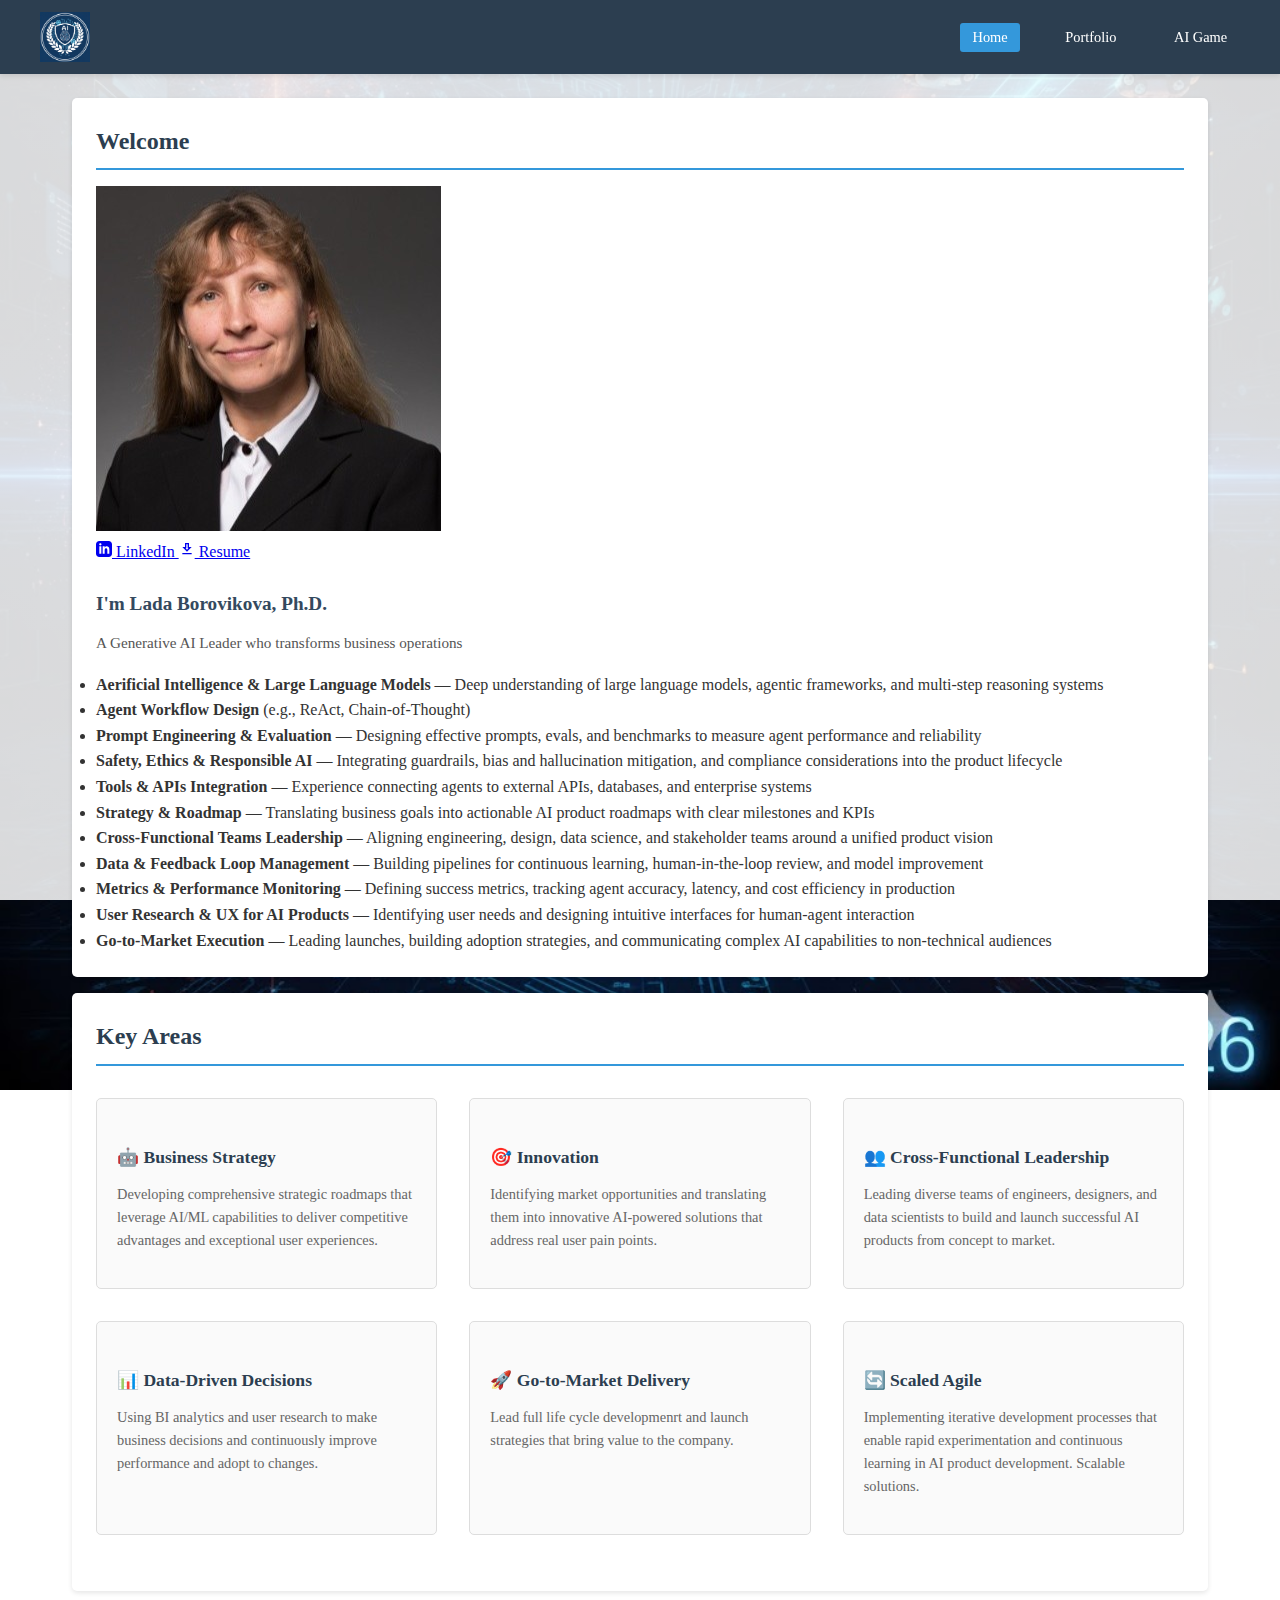
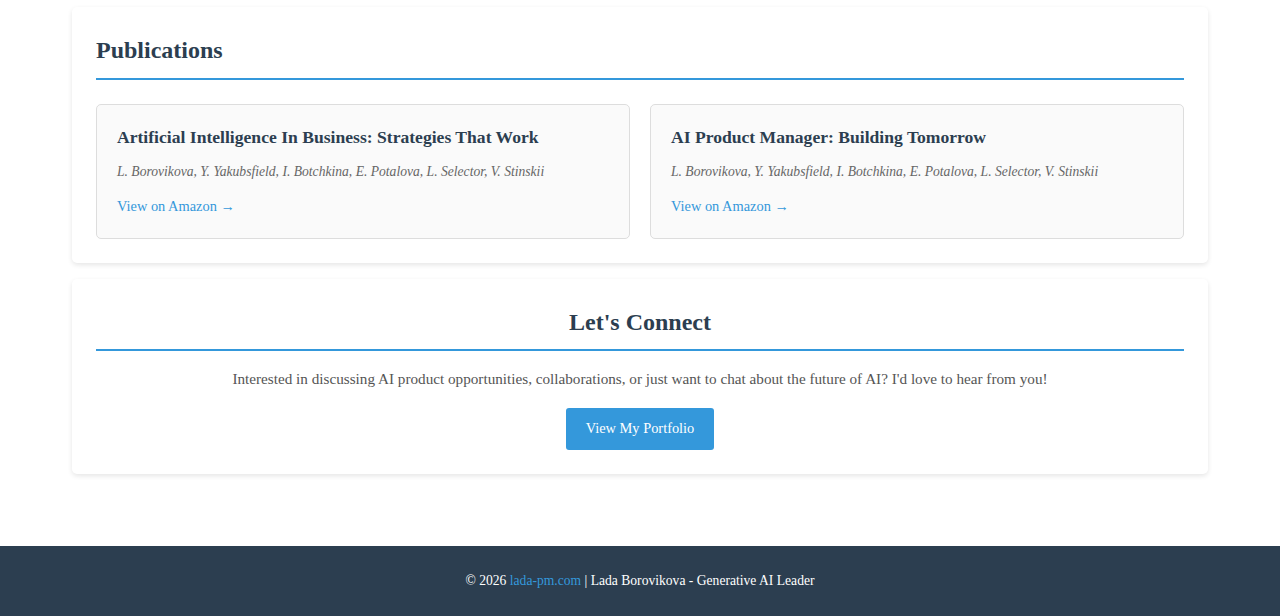
<file: website/index.html>
<!DOCTYPE html>
<html lang="en">
<head>
    <meta charset="UTF-8">
    <meta name="viewport" content="width=device-width, initial-scale=1.0">
    <meta name="description" content="Lada Borovikova - AI Product/Program Manager with expertise in ML, product strategy, and innovation">
    <title>Lada Borovikova - AI Product/Program Manager</title>
    <link rel="stylesheet" href="styles.css">
</head>
<body>
    <!-- Navigation -->
    <nav>
        <div class="nav-container">
            <a href="index.html" class="logo">
                <img src="images/ailogo.jpg" alt="Lada Borovikova Logo" style="height: 50px; vertical-align: middle;">
            </a>
            <div class="hamburger" id="hamburger">
                <span></span>
                <span></span>
                <span></span>
            </div>
            <ul class="nav-menu" id="navMenu">
                <li><a href="index.html" class="active">Home</a></li>
                <li><a href="portfolio.html">Portfolio</a></li>
                <li><a href="game/index.html">AI Game</a></li>
            </ul>
        </div>
    </nav>

    <!-- Main Content -->
    <div class="container">
        <!-- Background Section with Profile -->
        <section class="content-section fade-in">
            <h2>Welcome</h2>

            <!-- Compact Profile Section -->
            <div class="profile-section-compact">
                <img src="images/profile.jpg" alt="Lada Borovikova" class="profile-image-compact">
                <!-- <p class="profile-name">Lada Borovikova, Ph.D.</p>-->
                <div class="profile-buttons">
                    <a href="https://linkedin.com/in/lada-pm" target="_blank" rel="noopener noreferrer" class="profile-btn">
                        <svg xmlns="http://www.w3.org/2000/svg" width="16" height="16" viewBox="0 0 24 24" fill="currentColor">
                            <path d="M19 0h-14c-2.761 0-5 2.239-5 5v14c0 2.761 2.239 5 5 5h14c2.762 0 5-2.239 5-5v-14c0-2.761-2.238-5-5-5zm-11 19h-3v-11h3v11zm-1.5-12.268c-.966 0-1.75-.79-1.75-1.764s.784-1.764 1.75-1.764 1.75.79 1.75 1.764-.783 1.764-1.75 1.764zm13.5 12.268h-3v-5.604c0-3.368-4-3.113-4 0v5.604h-3v-11h3v1.765c1.396-2.586 7-2.777 7 2.476v6.759z"/>
                        </svg>
                        LinkedIn
                    </a>
                    <a href="files/Resume_Lada_Borovikova.docx" download class="profile-btn">
                        <svg xmlns="http://www.w3.org/2000/svg" width="16" height="16" viewBox="0 0 24 24" fill="currentColor">
                            <path d="M19 9h-4V3H9v6H5l7 7 7-7zm-8 2V5h2v6h1.17L12 13.17 9.83 11H11zm-6 7h14v2H5v-2z"/>
                        </svg>
                        Resume
                    </a>
                </div>
            </div>
            <div class="welcome-content">
                <h3>I'm Lada Borovikova, Ph.D.</h3>
                <p>A Generative AI Leader who transforms business operations</p>
                <ul class="skills-bullet-list">
                    <li><strong>Aerificial Intelligence & Large Language Models</strong> — Deep understanding of large language models, agentic frameworks, and multi-step reasoning systems</li>
                    <li><strong>Agent Workflow Design</strong> (e.g., ReAct, Chain-of-Thought)</li>
                    <li><strong>Prompt Engineering & Evaluation</strong> — Designing effective prompts, evals, and benchmarks to measure agent performance and reliability</li>
                    <li><strong>Safety, Ethics & Responsible AI</strong> — Integrating guardrails, bias and hallucination mitigation, and compliance considerations into the product lifecycle</li>
                    <li><strong>Tools & APIs Integration</strong> — Experience connecting agents to external APIs, databases, and enterprise systems</li>
                    <li><strong>Strategy & Roadmap</strong> — Translating business goals into actionable AI product roadmaps with clear milestones and KPIs</li>
                    <li><strong>Cross-Functional Teams Leadership</strong> — Aligning engineering, design, data science, and stakeholder teams around a unified product vision</li>
                    <li><strong>Data & Feedback Loop Management</strong> — Building pipelines for continuous learning, human-in-the-loop review, and model improvement</li>
                    <li><strong>Metrics & Performance Monitoring</strong> — Defining success metrics, tracking agent accuracy, latency, and cost efficiency in production</li>
                    <li><strong>User Research & UX for AI Products</strong> — Identifying user needs and designing intuitive interfaces for human-agent interaction</li>
                   
                    <li><strong>Go-to-Market Execution</strong> — Leading launches, building adoption strategies, and communicating complex AI capabilities to non-technical audiences</li>
                   
                </ul>

                <!--
                <h3>99.9% Customer Satisfaction</h3>
                <p>Customer collaboration over contract negotiation</p>

                <h3>Large Language Models:</h3>
                <p>ChatGPT | Anthropic Claude | Google Gemini | MS Copilot | Perplexity | Ollama</p>

                <h3>40-60% Return On Investment</h3>
                <p>Measurable outcomes in 4-6 months and increased efficiency</p>
               --> 
            </div>

       
            
            <!--
            <p>
                My journey into machine learnong (ML) and artificial intelligence (AI) started from neuroscience. I was passioned about how brains and neural system works. With development of neural networks and deep learning, AI technologies became available for people and companies. My IT management experience began with a fascination for how technology
                can augment human capabilities. With a background in both computer science and business, I found my calling at the intersection of artificial intelligence and product
                development.
            </p>
            <p>
                Over the years, I've had the privilege of working with innovative companies and talented
                teams to build products that have impacted millions of users. From chip development projects to conversational AI agents and
                predictive analytics, computer vision to natural language processing, I've explored
                diverse different domains and learned that the key to successful AI products lies not just in
                the technology, but in deeply understanding user needs and business objectives.
            </p>
            <p>
                Today, I focus on helping organizations navigate the complex landscape of AI product
                development, ensuring that AI solutions are not only technically sound but also ethically
                responsible, user-friendly, and commercially viable.
            </p>
            -->
            <div style="clear: both;"></div>
        </section>

        <!-- Key Areas-->
        <section class="content-section fade-in">
            <h2>Key Areas</h2>
            <div class="grid">
                <div class="card">
                    <h3>🤖 Business Strategy</h3>
                    <p>
                        Developing comprehensive strategic roadmaps that leverage AI/ML capabilities
                        to deliver competitive advantages and exceptional user experiences.

                    </p>
                </div>
                <div class="card">
                    <h3>🎯 Innovation</h3>
                    <p>
                        Identifying market opportunities and translating them into innovative
                        AI-powered solutions that address real user pain points.
                    </p>
                </div>
                <div class="card">
                    <h3>👥 Cross-Functional Leadership</h3>
                    <p>
                        Leading diverse teams of engineers, designers, and data scientists to
                        build and launch successful AI products from concept to market.
                    </p>
                </div>
                <div class="card">
                    <h3>📊 Data-Driven Decisions</h3>
                    <p>
                        Using BI analytics and user research to make business decisions and
                        continuously improve performance and adopt to changes.
                    </p>
                </div>
                <div class="card">
                    <h3>🚀 Go-to-Market Delivery</h3>
                    <p>
                        Lead full life cycle developmenrt and launch strategies that bring value to the company.
                    </p>
                </div>
                <div class="card">
                    <h3>🔄 Scaled Agile</h3>
                    <p>
                        Implementing iterative development processes that enable rapid
                        experimentation and continuous learning in AI product development.
                        Scalable solutions.
                    </p>
                </div>
            </div>
        </section>
        

        <!-- Expertise Section -->
        <!-- 
        <section class="content-section fade-in">
            <h2>Areas of Expertise</h2>
       
            <h3>Business Strategy, Artificial Intelligence & Machine Learning</h3>
            <p>
                In today's rapidly evolving business landscape, competitive advantage belongs to those who can harness the power of data intelligently. I specialize in bridging the gap between advanced AI and machine learning capabilities and real-world business strategy — translating complex models and algorithms into clear, actionable decisions that drive growth, reduce risk, and unlock new opportunities. Whether it's building predictive frameworks to anticipate market shifts, designing intelligent automation pipelines to streamline operations, or developing data-driven strategies that align with your organizational goals, my approach combines deep technical expertise with sharp business acumen. The result: AI and ML solutions that don't just impress on paper, but deliver measurable, lasting impact.
            </p>

            <h3>Product Management</h3>
            <p>
                End-to-end product lifecycle management from ideation to launch and beyond. Expert in
                product strategy, roadmap planning, feature prioritization, and stakeholder management.
                Skilled at balancing technical feasibility, business viability, and user desirability.
            </p>

            <h3>User Research & Design</h3>
            <p>
                Strong advocate for user-centered design in AI products. Experienced in conducting user
                research, creating personas, mapping user journeys, and working closely with UX designers
                to create intuitive AI-powered experiences.
            </p>

            <h3>Data Analytics</h3>
            <p>
                Proficient in using data to drive product decisions. Skilled in defining key metrics,
                conducting A/B tests, analyzing user behavior, and leveraging insights to improve product
                performance and user satisfaction.
            </p>
        </section>
        -->
        <!-- Skills Section -->
        <!--  <section class="content-section fade-in">
            <h2>Skills & Technologies</h2>
            <div class="skills-list">
                <span class="skill-tag">Business Strategy</span>
                <span class="skill-tag">AI/ML Products</span>
                <span class="skill-tag">Vision & Prioritization</span>
                <span class="skill-tag">Program Management</span>
                <span class="skill-tag">Budgeting/ROI</span>
                <span class="skill-tag">FLCD/Resource Planning</span>
                <span class="skill-tag">Generative AI</span>
                <span class="skill-tag">Scrum/Kanban</span>
                <span class="skill-tag">Lean/SAFe</span>
                <span class="skill-tag">Risk Management</span>
                <span class="skill-tag">Data Analytics</span>
                <span class="skill-tag">KPI Metrics & Reporting</span>
                <span class="skill-tag">Roadmap Planning</span>
                <span class="skill-tag">Stakeholder Management</span>
                <span class="skill-tag">Go-to-Market Strategy</span>
                <span class="skill-tag">Collaboration</span>
                <span class="skill-tag">Transparency</span>
                <span class="skill-tag">CI/CD & DevOps</span>
                <span class="skill-tag">Continuous Improvement</span>
                <span class="skill-tag">Customer Satisfaction</span>
            </div>
        </section>-->


        <!-- Publications Section -->
        <section class="content-section fade-in">
            <h2>Publications</h2>
            <div class="publications-grid">
                <div class="publication-card">
                    <h3>Artificial Intelligence In Business: Strategies That Work</h3>
                    <p class="authors">L. Borovikova, Y. Yakubsfield, I. Botchkina, E. Potalova, L. Selector, V. Stinskii</p>
                    <a href="https://amazon.com/dp/B0FKZ3364G" target="_blank" rel="noopener noreferrer" class="publication-link">
                        View on Amazon →
                    </a>
                </div>
                <div class="publication-card">
                    <h3>AI Product Manager: Building Tomorrow</h3>
                    <p class="authors">L. Borovikova, Y. Yakubsfield, I. Botchkina, E. Potalova, L. Selector, V. Stinskii</p>
                    <a href="https://amazon.com/dp/B0FMS9NFK" target="_blank" rel="noopener noreferrer" class="publication-link">
                        View on Amazon →
                    </a>
                </div>
            </div>
        </section>

        <!-- Contact CTA -->
        <section class="content-section fade-in" style="text-align: center;">
            <h2>Let's Connect</h2>
            <p>
                Interested in discussing AI product opportunities, collaborations, or just want to
                chat about the future of AI? I'd love to hear from you!
            </p>
            <div class="button-group">
                <a href="portfolio.html" class="btn">View My Portfolio</a>
            </div>
        </section>
    </div>

    <!-- Footer -->
    <footer>
        <p>&copy; 2026 <a href="http://lada-pm.com">lada-pm.com</a> | Lada Borovikova - Generative AI Leader</p>
    </footer>

    <!-- JavaScript for Navigation -->
    <script>
        // Hamburger menu toggle
        const hamburger = document.getElementById('hamburger');
        const navMenu = document.getElementById('navMenu');

        hamburger.addEventListener('click', () => {
            hamburger.classList.toggle('active');
            navMenu.classList.toggle('active');
        });

        // Close menu when clicking on a link
        const navLinks = document.querySelectorAll('.nav-menu a');
        navLinks.forEach(link => {
            link.addEventListener('click', () => {
                hamburger.classList.remove('active');
                navMenu.classList.remove('active');
            });
        });

        // Close menu when clicking outside
        document.addEventListener('click', (event) => {
            const isClickInsideNav = navMenu.contains(event.target) || hamburger.contains(event.target);
            if (!isClickInsideNav && navMenu.classList.contains('active')) {
                hamburger.classList.remove('active');
                navMenu.classList.remove('active');
            }
        });
    </script>
</body>
</html>
</file>
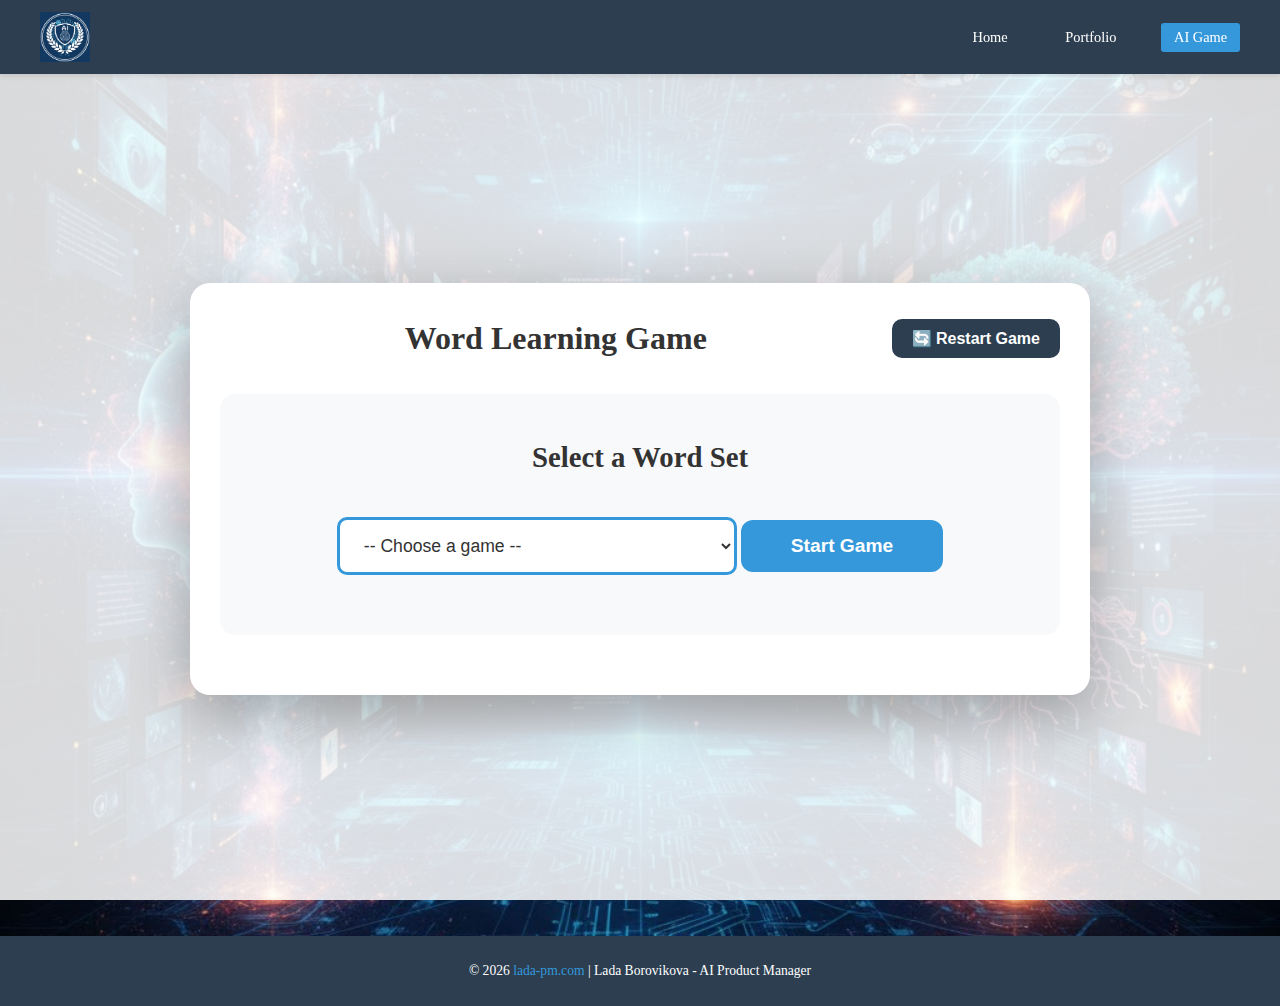
<file: website/game/index.html>
<!DOCTYPE html>
<html lang="en">
<head>
    <meta charset="UTF-8">
    <meta name="viewport" content="width=device-width, initial-scale=1.0">
    <title>Word Learning Game</title>
    <link rel="stylesheet" href="../styles.css">
    <link rel="stylesheet" href="styles.css">
    <style>
        /* Override game styles for proper layout with navigation */
        body {
            display: block !important;
            padding: 0 !important;
            min-height: 100vh;
        }
        
        .game-wrapper {
            display: flex;
            justify-content: center;
            align-items: center;
            min-height: calc(100vh - 70px);
            padding: 20px;
        }

        /* Word button row with speaker icon */
        .word-btn-row {
            display: flex;
            align-items: stretch;
            gap: 6px;
        }

        .speak-btn {
            background: rgba(255, 255, 255, 0.15);
            border: none;
            color: white;
            font-size: 1.1em;
            cursor: pointer;
            padding: 0 10px;
            border-radius: 8px;
            transition: all 0.2s ease;
            display: flex;
            align-items: center;
            justify-content: center;
            flex-shrink: 0;
        }

        .speak-btn:hover {
            background: rgba(255, 255, 255, 0.3);
            transform: scale(1.1);
        }

        .speak-btn.speaking {
            animation: pulse-speak 0.8s ease-in-out infinite;
        }

        @keyframes pulse-speak {
            0%, 100% { transform: scale(1); }
            50% { transform: scale(1.2); }
        }

        .keys-column .speak-btn {
            background: rgba(0, 0, 0, 0.15);
        }
        .keys-column .speak-btn:hover {
            background: rgba(0, 0, 0, 0.25);
        }

        .values-column .speak-btn {
            background: rgba(0, 0, 0, 0.15);
        }
        .values-column .speak-btn:hover {
            background: rgba(0, 0, 0, 0.25);
        }

        /* Make word buttons grow to fill remaining space */
        .word-btn-row .word-btn {
            flex: 1;
            min-width: 0;
        }
    </style>
</head>
<body>
    <!-- Navigation -->
    <nav>
        <div class="nav-container">
            <a href="../index.html" class="logo">
                <img src="../images/ailogo.jpg" alt="Lada Borovikova Logo" style="height: 50px; vertical-align: middle;">
            </a>
            <div class="hamburger" id="hamburger">
                <span></span>
                <span></span>
                <span></span>
            </div>
            <ul class="nav-menu" id="navMenu">
                <li><a href="../index.html">Home</a></li>
                <li><a href="../portfolio.html">Portfolio</a></li>
                <li><a href="index.html" class="active">AI Game</a></li>
            </ul>
        </div>
    </nav>

    <div class="game-wrapper">
        <div class="container">
            <header>
            <h1>Word Learning Game</h1>
            <div class="controls">
                <button id="restartBtn" class="restart-btn">🔄 Restart Game</button>
            </div>
        </header>

        <div id="fileSelector" class="file-selector">
            <h2>Select a Word Set</h2>
            <select id="gameFileSelect" class="file-select">
                <option value="">-- Choose a game --</option>
                <option value="games/ai-terms.json">AI Terms & Definitions</option>
                <option value="games/statistics-terms.json">Statistics Terms & Definitions</option>
            </select>
            <button id="startGameBtn" class="start-btn">Start Game</button>
        </div>

        <div id="gameContainer" class="hidden">
            <div class="stats">
                <div class="stat-item">
                    <span class="stat-label">Level:</span>
                    <span id="level" class="stat-value">1</span>
                </div>
                <div class="stat-item">
                    <span class="stat-label">Correct:</span>
                    <span id="correct" class="stat-value">0</span>
                </div>
                <div class="stat-item">
                    <span class="stat-label">Incorrect:</span>
                    <span id="incorrect" class="stat-value">0</span>
                </div>
                <div class="stat-item">
                    <span class="stat-label">Accuracy:</span>
                    <span id="accuracy" class="stat-value">0%</span>
                </div>
            </div>

            <div id="message" class="message"></div>

            <div class="game-board">
                <div id="keysColumn" class="column keys-column"></div>
                <div id="valuesColumn" class="column values-column"></div>
            </div>

            <div id="gameOver" class="game-over hidden">
                <h2>🎉 Congratulations!</h2>
                <p>You've completed all words!</p>
                <button id="playAgainBtn" class="play-again-btn">Play Again</button>
            </div>
        </div>
        </div>
    </div>

    <script>
        // Text-to-Speech using Web Speech API (works on all modern browsers)
        function speak(text) {
            speechSynthesis.cancel(); // Stop any current speech
            const utterance = new SpeechSynthesisUtterance(text);
            utterance.lang = 'en-US';
            utterance.rate = 0.9; // Slightly slower for learning
            
            // Find the speak button that triggered this and animate it
            const speakBtns = document.querySelectorAll('.speak-btn');
            utterance.onstart = () => {
                speakBtns.forEach(btn => {
                    if (btn.dataset.text === text) btn.classList.add('speaking');
                });
            };
            utterance.onend = () => {
                speakBtns.forEach(btn => btn.classList.remove('speaking'));
            };
            utterance.onerror = () => {
                speakBtns.forEach(btn => btn.classList.remove('speaking'));
            };
            
            speechSynthesis.speak(utterance);
        }

        class WordGame {
            constructor() {
                this.allWords = {};
                this.newPool = [];
                this.correctPool = [];
                this.incorrectPool = [];
                this.currentPairs = [];
                this.selectedKey = null;
                this.selectedValue = null;
                this.level = 1;
                this.correctCount = 0;
                this.incorrectCount = 0;
                this.currentFile = null;
                this.init();
            }

            init() {
                this.setupEventListeners();
                this.showFileSelector();
            }

            showFileSelector() {
                document.getElementById('fileSelector').classList.remove('hidden');
                document.getElementById('gameContainer').classList.add('hidden');
            }

            hideFileSelector() {
                document.getElementById('fileSelector').classList.add('hidden');
                document.getElementById('gameContainer').classList.remove('hidden');
            }

            async loadWords(filePath) {
                try {
                    const response = await fetch(filePath);
                    this.allWords = await response.json();
                    this.newPool = Object.keys(this.allWords);
                    this.currentFile = filePath;
                    console.log(`Loaded ${this.newPool.length} words from ${filePath}`);
                } catch (error) {
                    console.error('Error loading words:', error);
                    this.showMessage('Error loading word file. Please try again.', 'error');
                }
            }

            setupEventListeners() {
                document.getElementById('startGameBtn').addEventListener('click', () => this.startGame());
                document.getElementById('restartBtn').addEventListener('click', () => this.restart());
                document.getElementById('playAgainBtn').addEventListener('click', () => this.restart());
            }

            async startGame() {
                const fileSelect = document.getElementById('gameFileSelect');
                const selectedFile = fileSelect.value;
                
                if (!selectedFile) {
                    alert('Please select a word set first!');
                    return;
                }

                await this.loadWords(selectedFile);
                this.hideFileSelector();
                this.startNewLevel();
            }

            selectKeysForLevel() {
                const selected = [];
                const numToSelect = 4;

                // First, try to get 1 from incorrect pool
                if (this.incorrectPool.length > 0) {
                    const randomIndex = Math.floor(Math.random() * this.incorrectPool.length);
                    selected.push(this.incorrectPool[randomIndex]);
                }

                // Then fill with new words (up to 3 or whatever is needed)
                const remaining = numToSelect - selected.length;
                for (let i = 0; i < remaining && this.newPool.length > 0; i++) {
                    const randomIndex = Math.floor(Math.random() * this.newPool.length);
                    selected.push(this.newPool.splice(randomIndex, 1)[0]);
                }

                // If we still need more (not enough new words), take from incorrect pool
                while (selected.length < numToSelect && this.incorrectPool.length > 0) {
                    const randomIndex = Math.floor(Math.random() * this.incorrectPool.length);
                    const word = this.incorrectPool[randomIndex];
                    if (!selected.includes(word)) {
                        selected.push(word);
                    }
                }

                return selected;
            }

            startNewLevel() {
                // Check if game is over
                if (this.newPool.length === 0 && this.incorrectPool.length === 0) {
                    this.showGameOver();
                    return;
                }

                const selectedKeys = this.selectKeysForLevel();
                
                if (selectedKeys.length === 0) {
                    this.showGameOver();
                    return;
                }

                this.currentPairs = selectedKeys.map(key => ({
                    key: key,
                    value: this.allWords[key],
                    matched: false
                }));

                this.renderBoard();
                this.updateStats();
            }

            renderBoard() {
                const keysColumn = document.getElementById('keysColumn');
                const valuesColumn = document.getElementById('valuesColumn');

                keysColumn.innerHTML = '';
                valuesColumn.innerHTML = '';

                // Get unmatched pairs
                const unmatchedPairs = this.currentPairs.filter(pair => !pair.matched);

                if (unmatchedPairs.length === 0) {
                    this.level++;
                    setTimeout(() => this.startNewLevel(), 500);
                    return;
                }

                // Shuffle values
                const shuffledValues = [...unmatchedPairs].sort(() => Math.random() - 0.5);

                // Render keys
                unmatchedPairs.forEach(pair => {
                    const row = document.createElement('div');
                    row.className = 'word-btn-row';

                    const speakBtn = document.createElement('button');
                    speakBtn.className = 'speak-btn';
                    speakBtn.textContent = '🔊';
                    speakBtn.dataset.text = pair.key;
                    speakBtn.title = 'Listen';
                    speakBtn.addEventListener('click', (e) => {
                        e.stopPropagation();
                        speak(pair.key);
                    });

                    const btn = document.createElement('button');
                    btn.className = 'word-btn key-btn';
                    btn.textContent = pair.key;
                    btn.dataset.word = pair.key;
                    btn.addEventListener('click', () => this.selectKey(pair.key, btn));

                    row.appendChild(speakBtn);
                    row.appendChild(btn);
                    keysColumn.appendChild(row);
                });

                // Render values
                shuffledValues.forEach(pair => {
                    const row = document.createElement('div');
                    row.className = 'word-btn-row';

                    const speakBtn = document.createElement('button');
                    speakBtn.className = 'speak-btn';
                    speakBtn.textContent = '🔊';
                    speakBtn.dataset.text = pair.value;
                    speakBtn.title = 'Listen';
                    speakBtn.addEventListener('click', (e) => {
                        e.stopPropagation();
                        speak(pair.value);
                    });

                    const btn = document.createElement('button');
                    btn.className = 'word-btn value-btn';
                    btn.textContent = pair.value;
                    btn.dataset.word = pair.key; // Store the key for matching
                    btn.addEventListener('click', () => this.selectValue(pair.key, btn));

                    row.appendChild(speakBtn);
                    row.appendChild(btn);
                    valuesColumn.appendChild(row);
                });
            }

            selectKey(key, btn) {
                // Deselect previous key
                document.querySelectorAll('.key-btn').forEach(b => b.classList.remove('selected'));
                
                this.selectedKey = key;
                btn.classList.add('selected');

                if (this.selectedValue !== null) {
                    this.checkMatch();
                }
            }

            selectValue(key, btn) {
                // Deselect previous value
                document.querySelectorAll('.value-btn').forEach(b => b.classList.remove('selected'));
                
                this.selectedValue = key; // This is actually the key that matches this value
                btn.classList.add('selected');

                if (this.selectedKey !== null) {
                    this.checkMatch();
                }
            }

            checkMatch() {
                if (this.selectedKey === this.selectedValue) {
                    // Correct match!
                    this.correctCount++;
                    this.handleCorrectMatch();
                } else {
                    // Incorrect match
                    this.incorrectCount++;
                    this.handleIncorrectMatch();
                }
            }

            handleCorrectMatch() {
                this.showMessage('🎉 Correct!', 'success');

                // Mark pair as matched
                const pair = this.currentPairs.find(p => p.key === this.selectedKey);
                if (pair) {
                    pair.matched = true;
                }

                // Move to correct pool if it was in incorrect pool
                const incorrectIndex = this.incorrectPool.indexOf(this.selectedKey);
                if (incorrectIndex > -1) {
                    this.incorrectPool.splice(incorrectIndex, 1);
                }
                
                if (!this.correctPool.includes(this.selectedKey)) {
                    this.correctPool.push(this.selectedKey);
                }

                // Reset selections
                this.selectedKey = null;
                this.selectedValue = null;

                // Re-render board after a short delay
                setTimeout(() => {
                    this.renderBoard();
                    this.updateStats();
                }, 600);
            }

            handleIncorrectMatch() {
                this.showMessage('❌ Try again!', 'error');

                // Add to incorrect pool if not already there
                if (!this.incorrectPool.includes(this.selectedKey)) {
                    this.incorrectPool.push(this.selectedKey);
                }

                // Remove selections after animation
                setTimeout(() => {
                    document.querySelectorAll('.word-btn').forEach(btn => {
                        btn.classList.remove('selected');
                    });
                    this.selectedKey = null;
                    this.selectedValue = null;
                }, 800);

                this.updateStats();
            }

            showMessage(text, type) {
                const messageEl = document.getElementById('message');
                messageEl.textContent = text;
                messageEl.className = `message ${type}`;
                messageEl.classList.add('show');

                setTimeout(() => {
                    messageEl.classList.remove('show');
                }, 1000);
            }

            updateStats() {
                document.getElementById('level').textContent = this.level;
                document.getElementById('correct').textContent = this.correctCount;
                document.getElementById('incorrect').textContent = this.incorrectCount;
                
                const total = this.correctCount + this.incorrectCount;
                const accuracy = total > 0 ? Math.round((this.correctCount / total) * 100) : 0;
                document.getElementById('accuracy').textContent = accuracy + '%';
            }

            showGameOver() {
                document.getElementById('gameOver').classList.remove('hidden');
                document.querySelector('.game-board').style.display = 'none';
            }

            restart() {
                this.newPool = [];
                this.correctPool = [];
                this.incorrectPool = [];
                this.currentPairs = [];
                this.selectedKey = null;
                this.selectedValue = null;
                this.level = 1;
                this.correctCount = 0;
                this.incorrectCount = 0;
                this.allWords = {};
                this.currentFile = null;

                document.getElementById('gameOver').classList.add('hidden');
                document.querySelector('.game-board').style.display = 'flex';
                document.getElementById('gameFileSelect').value = '';
                
                this.showFileSelector();
            }
        }

        // Initialize the game when page loads
        let game;
        window.addEventListener('DOMContentLoaded', () => {
            game = new WordGame();
        });

        // Navigation menu functionality
        const hamburger = document.getElementById('hamburger');
        const navMenu = document.getElementById('navMenu');

        hamburger.addEventListener('click', () => {
            hamburger.classList.toggle('active');
            navMenu.classList.toggle('active');
        });

        // Close menu when clicking on a link
        const navLinks = document.querySelectorAll('.nav-menu a');
        navLinks.forEach(link => {
            link.addEventListener('click', () => {
                hamburger.classList.remove('active');
                navMenu.classList.remove('active');
            });
        });

        // Close menu when clicking outside
        document.addEventListener('click', (event) => {
            const isClickInsideNav = navMenu.contains(event.target) || hamburger.contains(event.target);
            if (!isClickInsideNav && navMenu.classList.contains('active')) {
                hamburger.classList.remove('active');
                navMenu.classList.remove('active');
            }
        });
    </script>

    <!-- Footer -->
    <footer>
        <p>&copy; 2026 <a href="http://lada-pm.com">lada-pm.com</a> | Lada Borovikova - AI Product Manager</p>
    </footer>
</body>
</html>
</file>
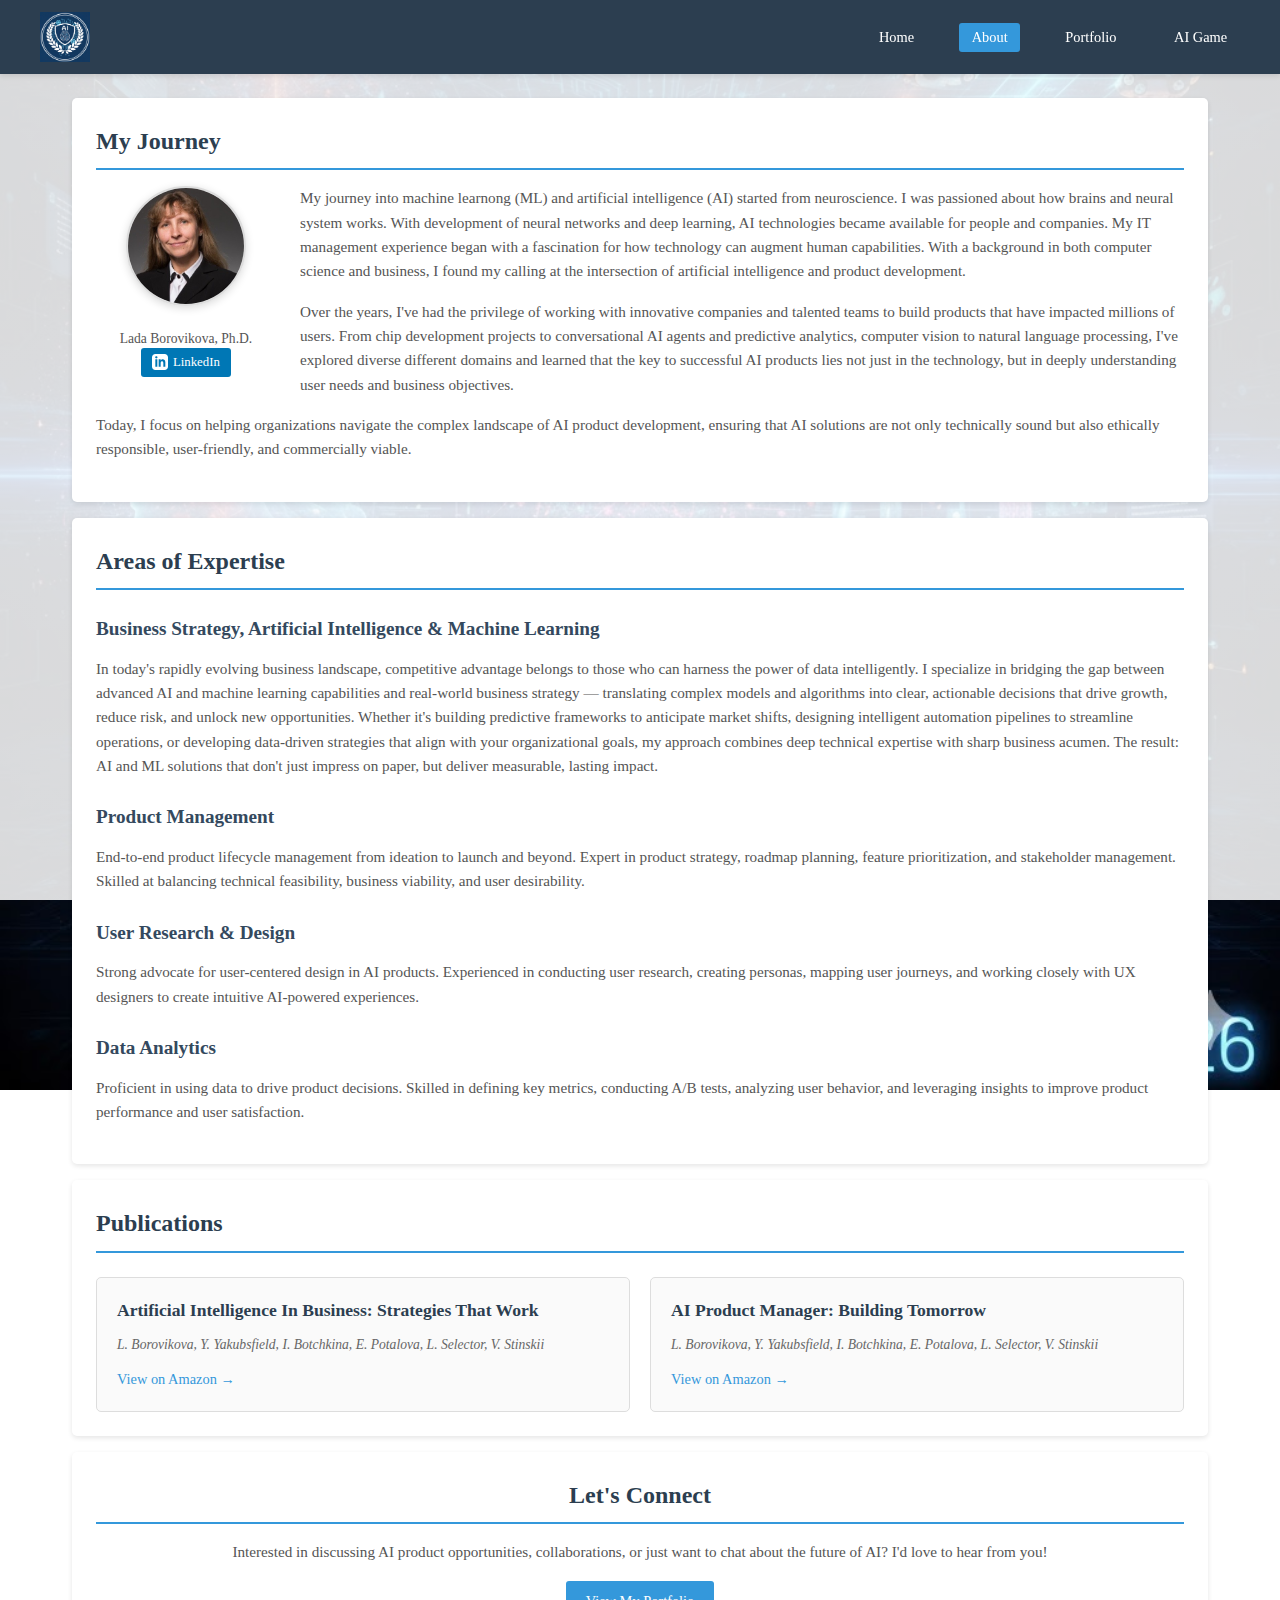
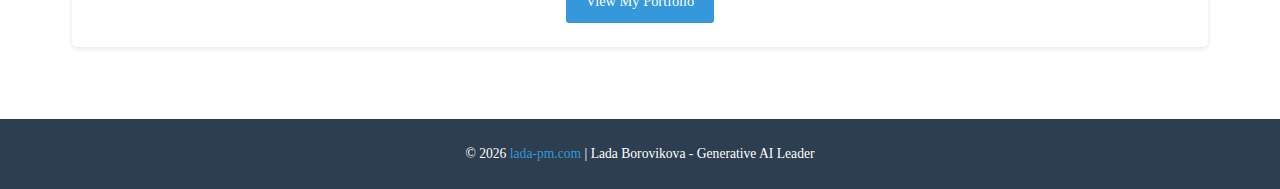
<file: website/about.html>
<!DOCTYPE html>
<html lang="en">
<head>
    <meta charset="UTF-8">
    <meta name="viewport" content="width=device-width, initial-scale=1.0">
    <meta name="description" content="About Lada Borovikova - AI Product/Program Manager with expertise in ML, product strategy, and innovation">
    <title>About - Lada Borovikova</title>
    <link rel="stylesheet" href="styles.css">
</head>
<body>
    <!-- Navigation -->
    <nav>
        <div class="nav-container">
            <a href="index.html" class="logo">
                <img src="images/logo.jpg" alt="Lada Borovikova Logo" style="height: 50px; vertical-align: middle;">
            </a>
            <div class="hamburger" id="hamburger">
                <span></span>
                <span></span>
                <span></span>
            </div>
            <ul class="nav-menu" id="navMenu">
                <li><a href="index.html">Home</a></li>
                <li><a href="about.html" class="active">About</a></li>
                <li><a href="portfolio.html">Portfolio</a></li>
                <li><a href="game/index.html">AI Game</a></li>
            </ul>
        </div>
    </nav>

    <!-- Main Content -->
    <div class="container">
        <!-- Background Section with Profile -->
        <section class="content-section fade-in">
            <h2>My Journey</h2>
            
            <!-- Compact Profile Section -->
            <div style="float: left; margin-right: 1.5rem; margin-bottom: 1rem; text-align: center; max-width: 180px;">
                <img src="images/profile.jpg" alt="Lada Borovikova" style="width: 120px; height: 120px; border-radius: 50%; object-fit: cover; box-shadow: 0 2px 8px rgba(0, 0, 0, 0.15); border: 2px solid #ddd; margin-bottom: 0.5rem;">
                <p style="font-size: 0.85rem; color: #555; margin: 0.5rem 0; line-height: 1.3;">Lada Borovikova, Ph.D.
                <a href="https://linkedin.com/in/borovikova-lada-pm" target="_blank" rel="noopener noreferrer" style="display: inline-flex; align-items: center; gap: 0.3rem; padding: 0.4rem 0.7rem; background: #0077b5; color: white; text-decoration: none; border-radius: 3px; font-weight: 500; font-size: 0.8rem; transition: background 0.2s ease;">
                    <svg xmlns="http://www.w3.org/2000/svg" width="16" height="16" viewBox="0 0 24 24" fill="currentColor">
                        <path d="M19 0h-14c-2.761 0-5 2.239-5 5v14c0 2.761 2.239 5 5 5h14c2.762 0 5-2.239 5-5v-14c0-2.761-2.238-5-5-5zm-11 19h-3v-11h3v11zm-1.5-12.268c-.966 0-1.75-.79-1.75-1.764s.784-1.764 1.75-1.764 1.75.79 1.75 1.764-.783 1.764-1.75 1.764zm13.5 12.268h-3v-5.604c0-3.368-4-3.113-4 0v5.604h-3v-11h3v1.765c1.396-2.586 7-2.777 7 2.476v6.759z"/>
                    </svg>
                    LinkedIn
                </a>
            </div>
            
            <p>
                My journey into machine learnong (ML) and artificial intelligence (AI) started from neuroscience. I was passioned about how brains and neural system works. With development of neural networks and deep learning, AI technologies became available for people and companies. My IT management experience began with a fascination for how technology 
                can augment human capabilities. With a background in both computer science and business, I found my calling at the intersection of artificial intelligence and product
                development. 
            </p>
            <p>
                Over the years, I've had the privilege of working with innovative companies and talented 
                teams to build products that have impacted millions of users. From chip development projects to conversational AI agents and 
                predictive analytics, computer vision to natural language processing, I've explored 
                diverse different domains and learned that the key to successful AI products lies not just in 
                the technology, but in deeply understanding user needs and business objectives.
            </p>
            <p>
                Today, I focus on helping organizations navigate the complex landscape of AI product 
                development, ensuring that AI solutions are not only technically sound but also ethically 
                responsible, user-friendly, and commercially viable.
            </p>
            
            <div style="clear: both;"></div>
        </section>

        <!-- Expertise Section -->
        <section class="content-section fade-in">
            <h2>Areas of Expertise</h2>
            
            <h3>Business Strategy, Artificial Intelligence & Machine Learning</h3>
            <p>
                In today's rapidly evolving business landscape, competitive advantage belongs to those who can harness the power of data intelligently. I specialize in bridging the gap between advanced AI and machine learning capabilities and real-world business strategy — translating complex models and algorithms into clear, actionable decisions that drive growth, reduce risk, and unlock new opportunities. Whether it's building predictive frameworks to anticipate market shifts, designing intelligent automation pipelines to streamline operations, or developing data-driven strategies that align with your organizational goals, my approach combines deep technical expertise with sharp business acumen. The result: AI and ML solutions that don't just impress on paper, but deliver measurable, lasting impact.
            </p>

            <h3>Product Management</h3>
            <p>
                End-to-end product lifecycle management from ideation to launch and beyond. Expert in 
                product strategy, roadmap planning, feature prioritization, and stakeholder management. 
                Skilled at balancing technical feasibility, business viability, and user desirability.
            </p>

            <h3>User Research & Design</h3>
            <p>
                Strong advocate for user-centered design in AI products. Experienced in conducting user 
                research, creating personas, mapping user journeys, and working closely with UX designers 
                to create intuitive AI-powered experiences.
            </p>

            <h3>Data Analytics</h3>
            <p>
                Proficient in using data to drive product decisions. Skilled in defining key metrics, 
                conducting A/B tests, analyzing user behavior, and leveraging insights to improve product 
                performance and user satisfaction.
            </p>
        </section>

        <!-- Skills Section -->
        <!--  <section class="content-section fade-in">
            <h2>Skills & Technologies</h2>
            <div class="skills-list">
                <span class="skill-tag">Business Strategy</span>
                <span class="skill-tag">AI/ML Products</span>
                <span class="skill-tag">Vision & Prioritization</span>
                <span class="skill-tag">Program Management</span>
                <span class="skill-tag">Budgeting/ROI</span>
                <span class="skill-tag">FLCD/Resource Planning</span>
                <span class="skill-tag">Generative AI</span>
                <span class="skill-tag">Scrum/Kanban</span>
                <span class="skill-tag">Lean/SAFe</span>
                <span class="skill-tag">Risk Management</span>
                <span class="skill-tag">Data Analytics</span>
                <span class="skill-tag">KPI Metrics & Reporting</span>
                <span class="skill-tag">Roadmap Planning</span>
                <span class="skill-tag">Stakeholder Management</span>
                <span class="skill-tag">Go-to-Market Strategy</span>
                <span class="skill-tag">Collaboration</span>
                <span class="skill-tag">Transparency</span>
                <span class="skill-tag">CI/CD & DevOps</span>
                <span class="skill-tag">Continuous Improvement</span>
                <span class="skill-tag">Customer Satisfaction</span>
            </div>
        </section>-->

        
        <!-- Publications Section -->
        <section class="content-section fade-in">
            <h2>Publications</h2>
            <div class="publications-grid">
                <div class="publication-card">
                    <h3>Artificial Intelligence In Business: Strategies That Work</h3>
                    <p class="authors">L. Borovikova, Y. Yakubsfield, I. Botchkina, E. Potalova, L. Selector, V. Stinskii</p>
                    <a href="https://amazon.com/dp/B0FKZ3364G" target="_blank" rel="noopener noreferrer" class="publication-link">
                        View on Amazon →
                    </a>
                </div>
                <div class="publication-card">
                    <h3>AI Product Manager: Building Tomorrow</h3>
                    <p class="authors">L. Borovikova, Y. Yakubsfield, I. Botchkina, E. Potalova, L. Selector, V. Stinskii</p>
                    <a href="https://amazon.com/dp/B0FMS9NFK" target="_blank" rel="noopener noreferrer" class="publication-link">
                        View on Amazon →
                    </a>
                </div>
            </div>
        </section>

        <!-- Contact CTA -->
        <section class="content-section fade-in" style="text-align: center;">
            <h2>Let's Connect</h2>
            <p>
                Interested in discussing AI product opportunities, collaborations, or just want to 
                chat about the future of AI? I'd love to hear from you!
            </p>
            <div class="button-group">
                <a href="portfolio.html" class="btn">View My Portfolio</a>
            </div>
        </section>
    </div>

    <!-- Footer -->
    <footer>
        <p>&copy; 2026 <a href="http://lada-pm.com">lada-pm.com</a> | Lada Borovikova - Generative AI Leader</p>
    </footer>

    <!-- JavaScript for Navigation -->
    <script>
        // Hamburger menu toggle
        const hamburger = document.getElementById('hamburger');
        const navMenu = document.getElementById('navMenu');

        hamburger.addEventListener('click', () => {
            hamburger.classList.toggle('active');
            navMenu.classList.toggle('active');
        });

        // Close menu when clicking on a link
        const navLinks = document.querySelectorAll('.nav-menu a');
        navLinks.forEach(link => {
            link.addEventListener('click', () => {
                hamburger.classList.remove('active');
                navMenu.classList.remove('active');
            });
        });

        // Close menu when clicking outside
        document.addEventListener('click', (event) => {
            const isClickInsideNav = navMenu.contains(event.target) || hamburger.contains(event.target);
            if (!isClickInsideNav && navMenu.classList.contains('active')) {
                hamburger.classList.remove('active');
                navMenu.classList.remove('active');
            }
        });
    </script>
</body>
</html>
</file>
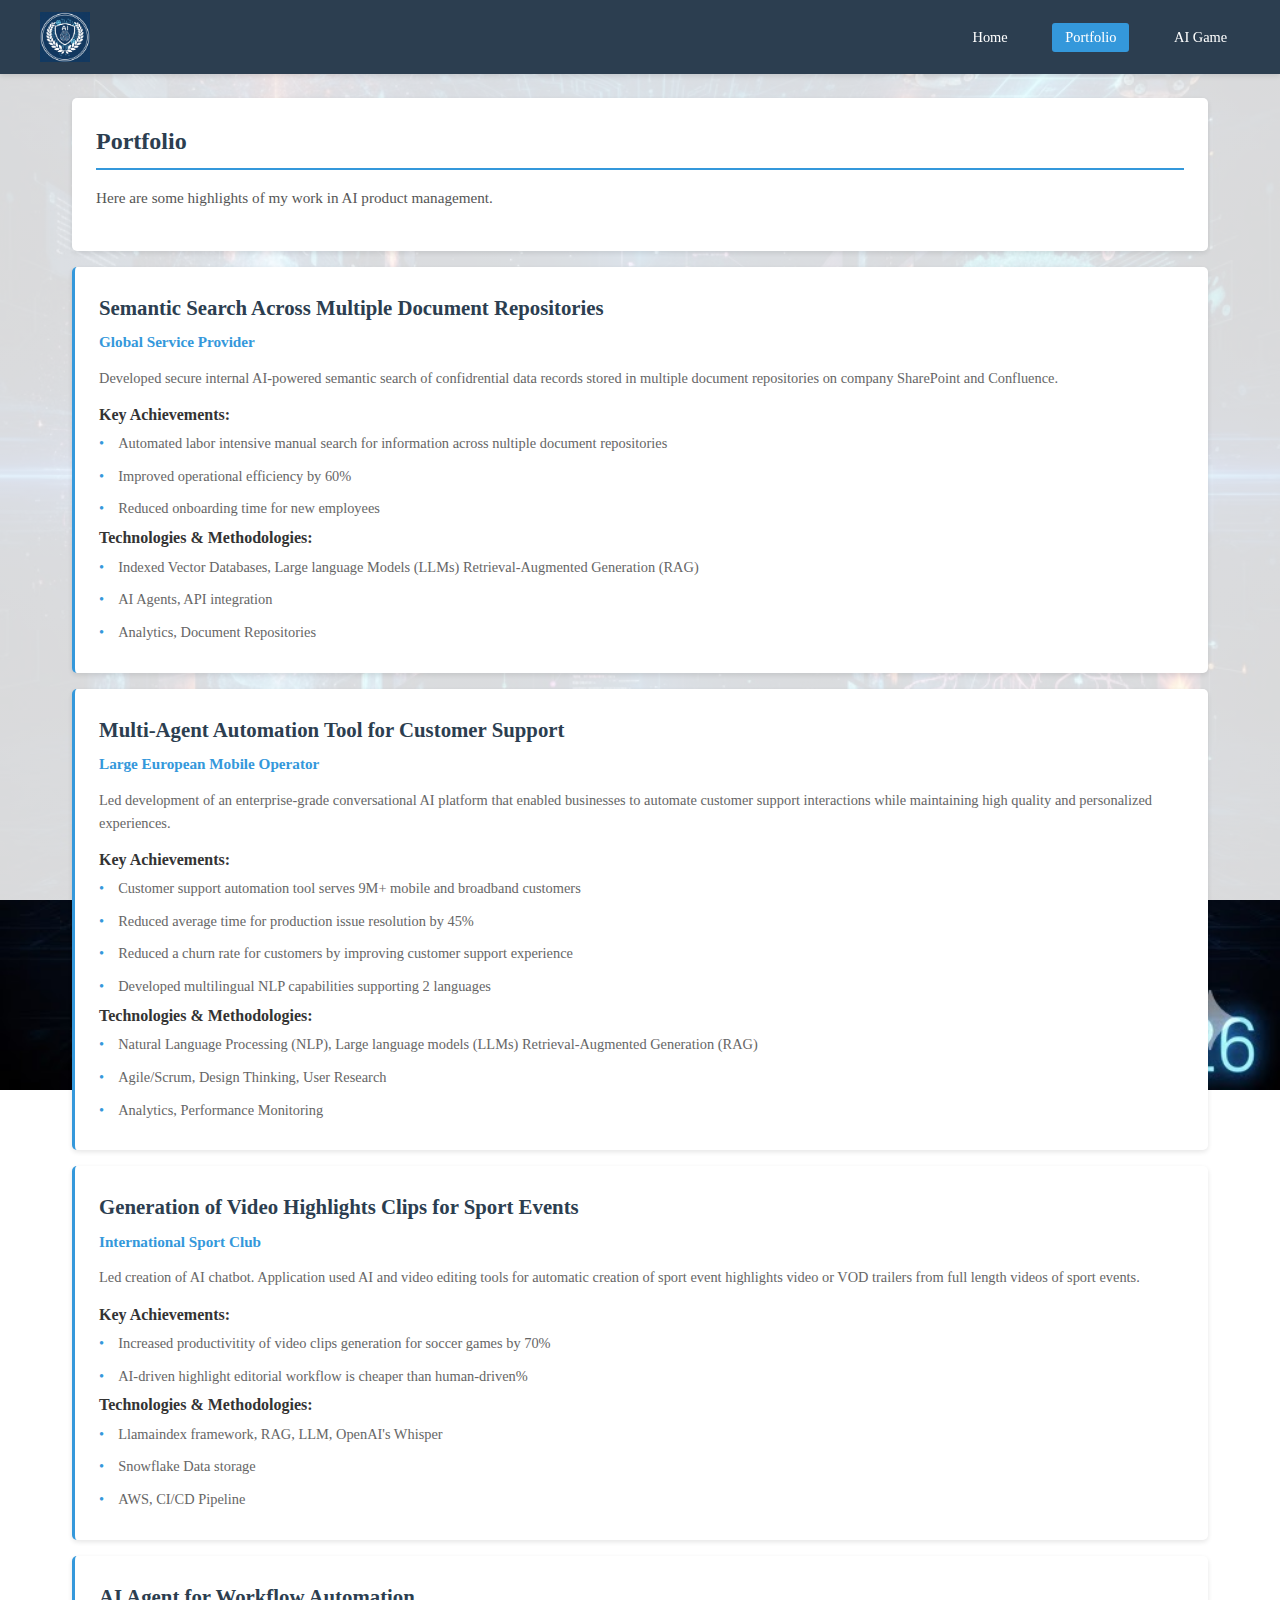
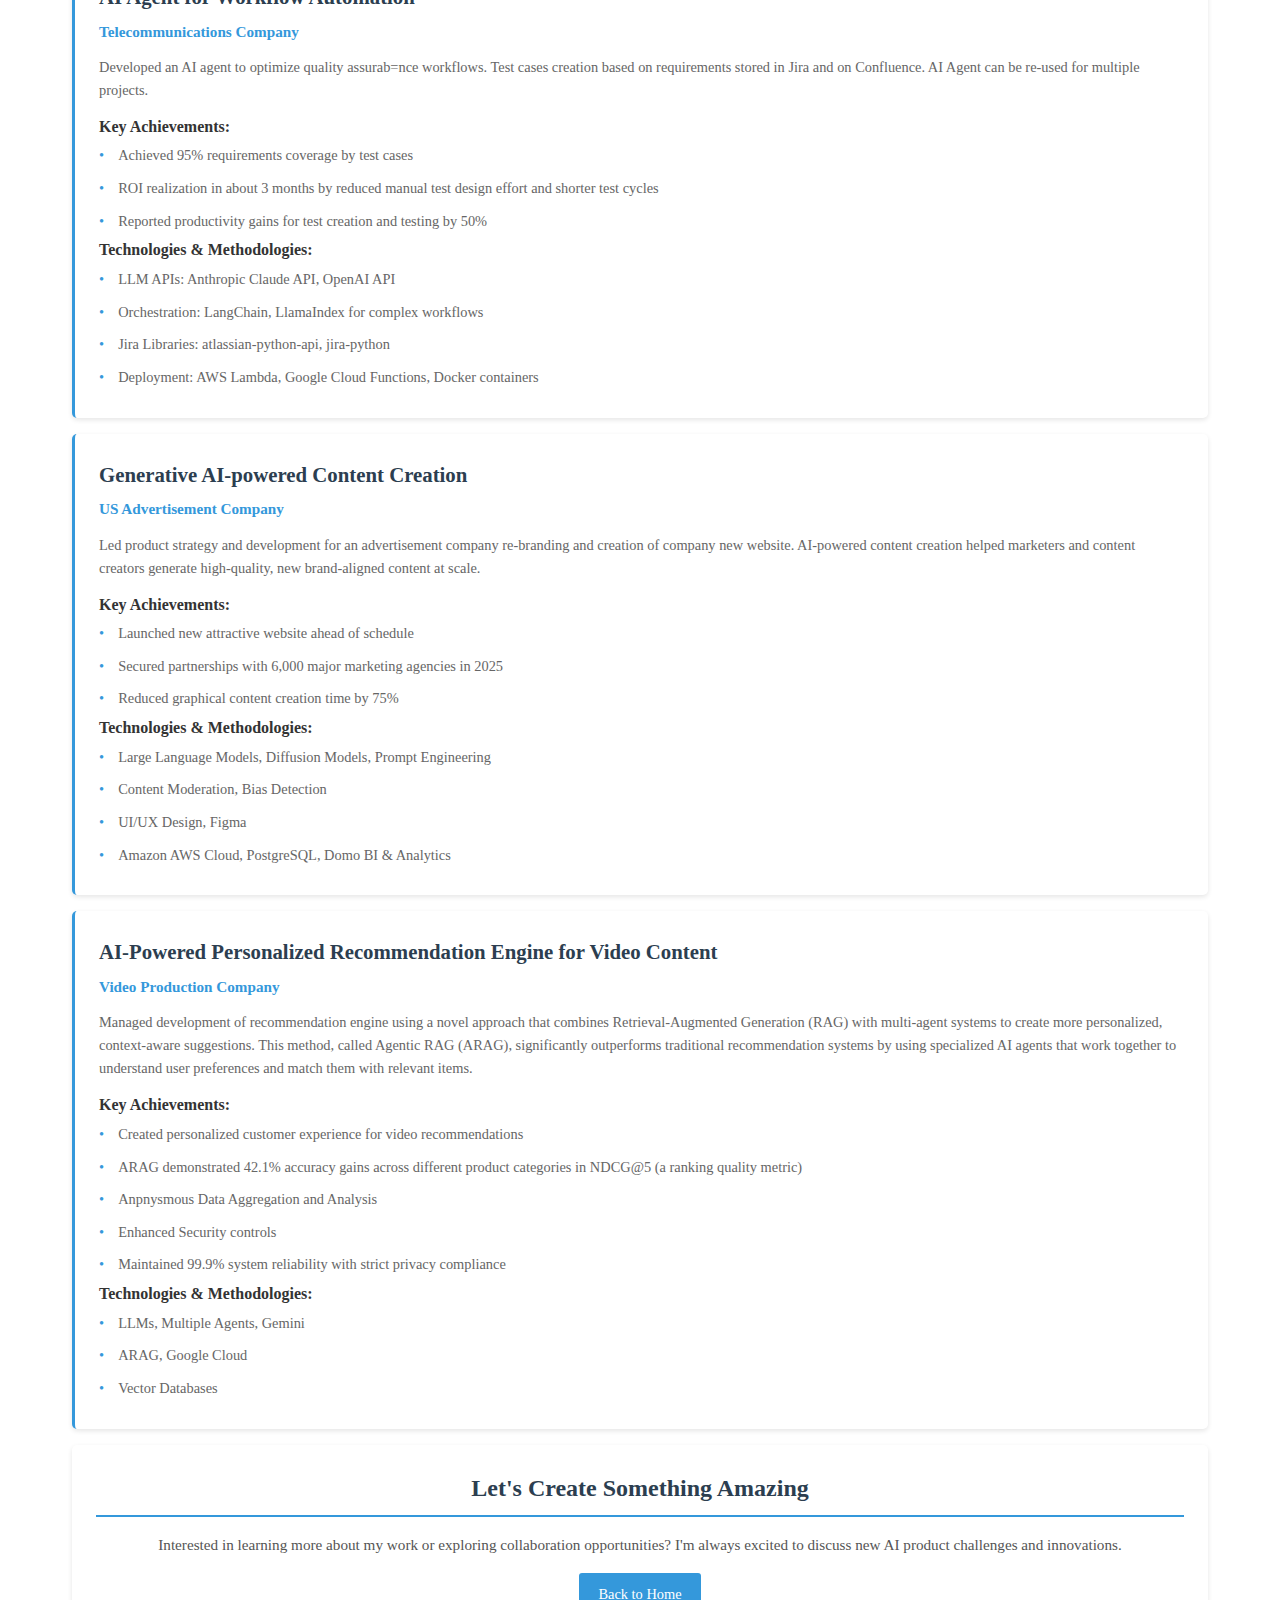
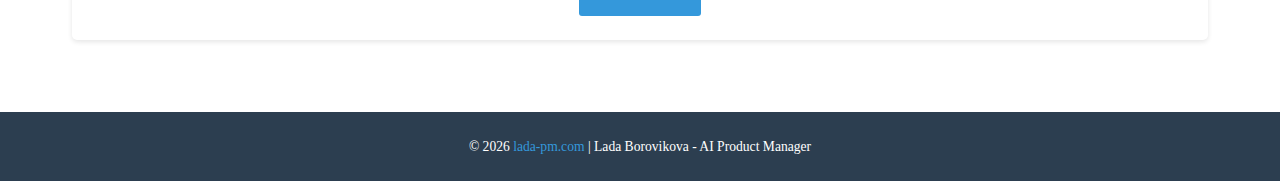
<file: website/portfolio.html>
<!DOCTYPE html>
<html lang="en">
<head>
    <meta charset="UTF-8">
    <meta name="viewport" content="width=device-width, initial-scale=1.0">
    <meta name="description" content="Portfolio - Lada Borovikova's AI Product Management Projects and Achievements">
    <title>Portfolio - Lada Borovikova</title>
    <link rel="stylesheet" href="styles.css">
</head>
<body>
    <!-- Navigation -->
    <nav>
        <div class="nav-container">
            <a href="index.html" class="logo">
                <img src="images/ailogo.jpg" alt="Lada Borovikova Logo" style="height: 50px; vertical-align: middle;">
            </a>
            <div class="hamburger" id="hamburger">
                <span></span>
                <span></span>
                <span></span>
            </div>
            <ul class="nav-menu" id="navMenu">
                <li><a href="index.html">Home</a></li>
                <li><a href="portfolio.html" class="active">Portfolio</a></li>
                <li><a href="game/index.html">AI Game</a></li>
            </ul>
        </div>
    </nav>

    <!-- Main Content -->
    <div class="container">
        <!-- Introduction -->
        <section class="content-section fade-in">
            <h2>Portfolio</h2>
            <p>
                Here are some highlights 
                of my work in AI product management.
            </p>
        </section>

        <!-- Portfolio Items -->
        <div class="portfolio-item fade-in">
            <h3>Semantic Search Across Multiple Document Repositories</h3>
            <p class="role">Global Service Provider</p>
            <p class="description">
                Developed secure internal AI-powered semantic search of confidrential data records stored in multiple document repositories on company SharePoint and Confluence. 
            </p>
            <h4>Key Achievements:</h4>
            <ul>
                <li>Automated labor intensive manual search for information across nultiple document repositories</li>
                <li>Improved operational efficiency by 60%</li>
                <li>Reduced onboarding time for new employees</li>
               

            </ul>
            <h4>Technologies & Methodologies:</h4>
            <ul>
                <li>Indexed Vector Databases, Large language Models (LLMs) Retrieval-Augmented Generation (RAG)</li>
                <li>AI Agents, API integration</li>
                <li>Analytics, Document Repositories</li>
            </ul>
        </div>
<div class="portfolio-item fade-in">
            <h3>Multi-Agent Automation Tool for Customer Support</h3>
            <p class="role">Large European Mobile Operator</p>
            <p class="description">
                Led development of an enterprise-grade 
                conversational AI platform that 
                enabled businesses to automate customer support interactions while maintaining high 
                quality and personalized experiences.
            </p>
            <h4>Key Achievements:</h4>
            <ul>
                <li>Customer support automation tool serves 9M+ mobile and broadband customers</li>
                <li>Reduced average time for production issue resolution by 45%</li>
                <li>Reduced a churn rate for customers by improving customer support experience</li>
                <li>Developed multilingual NLP capabilities supporting 2 languages</li>

            </ul>
            <h4>Technologies & Methodologies:</h4>
            <ul>
                <li>Natural Language Processing (NLP), Large language models (LLMs) Retrieval-Augmented Generation (RAG)</li>
                <li>Agile/Scrum, Design Thinking, User Research</li>
                <li>Analytics, Performance Monitoring</li>
            </ul>
        </div>

        <div class="portfolio-item fade-in">
            <h3>Generation of Video Highlights Clips for Sport Events</h3>
            <p class="role">International Sport Club</p>
            <p class="description">
                Led creation of AI chatbot. Application used AI and video editing tools for automatic creation of sport event highlights video or VOD trailers from full length videos of sport events.
            </p>
            <h4>Key Achievements:</h4>
            <ul>
                <li>Increased productivitity of video clips generation for soccer games by 70%</li>
                <li>AI-driven highlight editorial workflow  is cheaper than human-driven%</li>
            </ul>
            <h4>Technologies & Methodologies:</h4>
            <ul>
                <li>Llamaindex framework, RAG, LLM, OpenAI's Whisper</li>
                <li>Snowflake Data storage</li>
                <li>AWS, CI/CD Pipeline</li>
            </ul>
        </div>

        <div class="portfolio-item fade-in">
            <h3>AI Agent for Workflow Automation</h3>
            <p class="role">Telecommunications Company</p>
            <p class="description">
                Developed an AI agent to optimize quality assurab=nce workflows. Test cases creation based on requirements
                stored in Jira and on Confluence. AI Agent can be re-used for multiple projects.
            </p>
            <h4>Key Achievements:</h4>
            <ul>
                <li>Achieved 95% requirements coverage by test cases</li>
                <li>ROI realization in about 3 months by reduced manual test design effort and shorter test cycles</li>
                <li>Reported productivity gains for test creation and testing by 50%</li>
            </ul>
            <h4>Technologies & Methodologies:</h4>
            <ul>
                <li>LLM APIs: Anthropic Claude API, OpenAI API</li>
                <li>Orchestration: LangChain, LlamaIndex for complex workflows</li>
                <li>Jira Libraries: atlassian-python-api, jira-python</li>
                <li>Deployment: AWS Lambda, Google Cloud Functions, Docker containers</li>
            </ul>
        </div>

        <div class="portfolio-item fade-in">
            <h3>Generative AI-powered Content Creation</h3>
            <p class="role">US Advertisement Company</p>
            <p class="description">
                Led product strategy and development for an advertisement company re-branding and creation of company new website. AI-powered content creation  
                helped marketers and content creators generate high-quality, new brand-aligned content at scale.
            </p>
            <h4>Key Achievements:</h4>
            <ul>
                <li>Launched new attractive website ahead of schedule </li>
                <li>Secured partnerships with 6,000 major marketing agencies in 2025</li>
                <li>Reduced graphical content creation time by 75%</li>
            </ul>
            <h4>Technologies & Methodologies:</h4>
            <ul>
                <li>Large Language Models, Diffusion Models, Prompt Engineering</li>
                <li>Content Moderation, Bias Detection</li>
                <li>UI/UX Design, Figma</li>
                <li>Amazon AWS Cloud, PostgreSQL, Domo BI & Analytics</li>
            </ul>
        </div>

        <div class="portfolio-item fade-in">
            <h3>AI-Powered Personalized Recommendation Engine for Video Content</h3>
            <p class="role">Video Production Company</p>
            <p class="description">
                Managed development of recommendation engine using a novel approach that combines Retrieval-Augmented Generation (RAG) with multi-agent systems to create more personalized, context-aware suggestions. This method, called Agentic RAG (ARAG), significantly outperforms traditional recommendation systems by using specialized AI agents that work together to understand user preferences and match them with relevant items.
            </p>
            <h4>Key Achievements:</h4>
            <ul>
                <li>Created personalized customer experience for video recommendations</li>
                <li>ARAG demonstrated 42.1% accuracy gains across different product categories in NDCG@5 (a ranking quality metric) </li>
                <li>Anpnysmous Data Aggregation and Analysis</li>
                <li>Enhanced Security controls</li>
                <li>Maintained 99.9% system reliability with strict privacy compliance</li>
            </ul>
            <h4>Technologies & Methodologies:</h4>
            <ul>
                <li>LLMs, Multiple Agents, Gemini</li>
                <li>ARAG, Google Cloud</li>
                <li>Vector Databases</li>
            </ul>
        </div>

        <!-- Call to Action -->
        <section class="content-section fade-in" style="text-align: center;">
            <h2>Let's Create Something Amazing</h2>
            <p>
                Interested in learning more about my work or exploring collaboration opportunities? 
                I'm always excited to discuss new AI product challenges and innovations.
            </p>
            <div class="button-group">
                <a href="index.html" class="btn">Back to Home</a>
            </div>
        </section>
    </div>

    <!-- Footer -->
    <footer>
        <p>&copy; 2026 <a href="http://lada-pm.com">lada-pm.com</a> | Lada Borovikova - AI Product Manager</p>
    </footer>

    <!-- JavaScript for Navigation -->
    <script>
        // Hamburger menu toggle
        const hamburger = document.getElementById('hamburger');
        const navMenu = document.getElementById('navMenu');

        hamburger.addEventListener('click', () => {
            hamburger.classList.toggle('active');
            navMenu.classList.toggle('active');
        });

        // Close menu when clicking on a link
        const navLinks = document.querySelectorAll('.nav-menu a');
        navLinks.forEach(link => {
            link.addEventListener('click', () => {
                hamburger.classList.remove('active');
                navMenu.classList.remove('active');
            });
        });

        // Close menu when clicking outside
        document.addEventListener('click', (event) => {
            const isClickInsideNav = navMenu.contains(event.target) || hamburger.contains(event.target);
            if (!isClickInsideNav && navMenu.classList.contains('active')) {
                hamburger.classList.remove('active');
                navMenu.classList.remove('active');
            }
        });
    </script>
</body>
</html>
</file>
<file: website/game/styles.css>
* {
    margin: 0;
    padding: 0;
    box-sizing: border-box;
}

body {
    font-family: Georgia, 'Times New Roman', serif;
    background: linear-gradient(rgba(255, 255, 255, 0.85), rgba(255, 255, 255, 0.85)), url('../images/background.jpg');
    background-size: cover;
    background-position: center;
    background-attachment: fixed;
    background-repeat: no-repeat;
    min-height: 100vh;
    display: flex;
    justify-content: center;
    align-items: center;
    padding: 20px;
}

.container {
    background: white;
    border-radius: 20px;
    box-shadow: 0 20px 60px rgba(0, 0, 0, 0.3);
    padding: 30px;
    max-width: 900px;
    width: 100%;
}

header {
    text-align: center;
    margin-bottom: 30px;
    display: flex;
    justify-content: space-between;
    align-items: center;
}

h1 {
    color: #333;
    font-size: 2em;
    flex-grow: 1;
}

.controls {
    display: flex;
    gap: 10px;
}

.restart-btn {
    background: #2c3e50;
    color: white;
    border: none;
    padding: 10px 20px;
    border-radius: 10px;
    font-size: 1em;
    cursor: pointer;
    transition: all 0.3s ease;
    font-weight: 600;
}

.restart-btn:hover {
    background: #1a252f;
    transform: translateY(-2px);
    box-shadow: 0 4px 12px rgba(44, 62, 80, 0.4);
}

.file-selector {
    text-align: center;
    padding: 40px;
    background: #f8f9fa;
    border-radius: 15px;
    margin-bottom: 30px;
}

.file-selector h2 {
    color: #333;
    font-size: 1.8em;
    margin-bottom: 30px;
}

.file-select {
    width: 100%;
    max-width: 400px;
    padding: 15px 20px;
    font-size: 1.1em;
    border: 3px solid #3498db;
    border-radius: 10px;
    background: white;
    color: #333;
    cursor: pointer;
    margin-bottom: 20px;
    transition: all 0.3s ease;
}

.file-select:hover {
    border-color: #2980b9;
    box-shadow: 0 4px 12px rgba(52, 152, 219, 0.3);
}

.file-select:focus {
    outline: none;
    border-color: #2980b9;
    box-shadow: 0 0 0 3px rgba(52, 152, 219, 0.2);
}

.start-btn {
    background: #3498db;
    color: white;
    border: none;
    padding: 15px 50px;
    border-radius: 12px;
    font-size: 1.2em;
    cursor: pointer;
    transition: all 0.3s ease;
    font-weight: 600;
    margin-top: 10px;
}

.start-btn:hover {
    background: #2980b9;
    transform: translateY(-3px);
    box-shadow: 0 8px 25px rgba(52, 152, 219, 0.4);
}

.start-btn:active {
    transform: translateY(-1px);
}

.stats {
    display: flex;
    justify-content: space-around;
    background: #f8f9fa;
    padding: 20px;
    border-radius: 15px;
    margin-bottom: 30px;
    flex-wrap: wrap;
    gap: 15px;
}

.stat-item {
    display: flex;
    flex-direction: column;
    align-items: center;
    gap: 5px;
}

.stat-label {
    font-size: 0.9em;
    color: #666;
    font-weight: 500;
}

.stat-value {
    font-size: 1.8em;
    font-weight: bold;
    color: #3498db;
}

.message {
    text-align: center;
    font-size: 1.5em;
    font-weight: bold;
    padding: 15px;
    border-radius: 10px;
    margin-bottom: 20px;
    opacity: 0;
    transform: translateY(-10px);
    transition: all 0.3s ease;
}

.message.show {
    opacity: 1;
    transform: translateY(0);
}

.message.success {
    background: #d4edda;
    color: #155724;
    border: 2px solid #c3e6cb;
}

.message.error {
    background: #f8d7da;
    color: #721c24;
    border: 2px solid #f5c6cb;
    animation: shake 0.5s;
}

@keyframes shake {
    0%, 100% { transform: translateX(0); }
    25% { transform: translateX(-10px); }
    75% { transform: translateX(10px); }
}

.game-board {
    display: flex;
    gap: 30px;
    justify-content: center;
    min-height: 400px;
}

.column {
    flex: 1;
    display: flex;
    flex-direction: column;
    gap: 15px;
    max-width: 350px;
}

.word-btn {
    background: white;
    border: 3px solid #e0e0e0;
    padding: 20px;
    border-radius: 12px;
    font-size: 1.1em;
    cursor: pointer;
    transition: all 0.3s ease;
    font-weight: 500;
    color: #333;
    height: 70px;
    display: flex;
    align-items: center;
    justify-content: center;
    text-align: center;
}

.word-btn:hover {
    border-color: #3498db;
    transform: translateY(-3px);
    box-shadow: 0 6px 20px rgba(52, 152, 219, 0.3);
}

.key-btn {
    background: #3498db;
    color: white;
    border: none;
}

.key-btn:hover {
    background: #2980b9;
    transform: translateY(-3px) scale(1.02);
    box-shadow: 0 8px 25px rgba(52, 152, 219, 0.4);
}

.value-btn {
    background: #2c3e50;
    color: white;
    border: none;
}

.value-btn:hover {
    background: #34495e;
    transform: translateY(-3px) scale(1.02);
    box-shadow: 0 8px 25px rgba(44, 62, 80, 0.4);
}

.word-btn.selected {
    border: 4px solid #ffd700;
    box-shadow: 0 0 20px rgba(255, 215, 0, 0.6);
    transform: scale(1.05);
}

.game-over {
    text-align: center;
    padding: 40px;
}

.game-over h2 {
    color: #3498db;
    font-size: 2.5em;
    margin-bottom: 20px;
}

.game-over p {
    font-size: 1.3em;
    color: #666;
    margin-bottom: 30px;
}

.play-again-btn {
    background: #3498db;
    color: white;
    border: none;
    padding: 15px 40px;
    border-radius: 12px;
    font-size: 1.2em;
    cursor: pointer;
    transition: all 0.3s ease;
    font-weight: 600;
}

.play-again-btn:hover {
    background: #2980b9;
    transform: translateY(-3px);
    box-shadow: 0 8px 25px rgba(52, 152, 219, 0.4);
}

.hidden {
    display: none;
}

@media (max-width: 768px) {
    .container {
        padding: 20px;
    }

    h1 {
        font-size: 1.5em;
    }

    header {
        flex-direction: column;
        gap: 15px;
    }

    .file-selector {
        padding: 20px;
    }

    .file-selector h2 {
        font-size: 1.4em;
    }

    .file-select {
        font-size: 1em;
        padding: 12px 15px;
    }

    .start-btn {
        font-size: 1em;
        padding: 12px 30px;
    }

    .game-board {
        flex-direction: column;
        gap: 20px;
    }

    .column {
        max-width: 100%;
    }

    .stats {
        padding: 15px;
    }

    .stat-value {
        font-size: 1.5em;
    }

    .word-btn {
        font-size: 1em;
        padding: 15px;
    }
}
</file>
<file: website/styles.css>
/* Reset and Base Styles */
* {
    margin: 0;
    padding: 0;
    box-sizing: border-box;
}

body {
    font-family: Georgia, 'Times New Roman', serif;
    line-height: 1.6;
    color: #333;
    min-height: 100vh;
    background: linear-gradient(rgba(255, 255, 255, 0.85), rgba(255, 255, 255, 0.85)), url('images/background.jpg');
    background-size: cover;
    background-position: center;
    background-attachment: fixed;
    background-repeat: no-repeat;
}

/* Navigation Styles */
nav {
    background: #2c3e50;
    padding: 0.75rem 2rem;
    position: sticky;
    top: 0;
    z-index: 9999;
    box-shadow: 0 2px 5px rgba(0, 0, 0, 0.1);
}

.nav-container {
    max-width: 1200px;
    margin: 0 auto;
    display: flex;
    justify-content: space-between;
    align-items: center;
}

.logo {
    font-size: 1.2rem;
    font-weight: bold;
    color: white;
    text-decoration: none;
    display: flex;
    align-items: center;
    gap: 0.75rem;
}

.logo-image {
    height: 40px;
    width: auto;
    border-radius: 3px;
}

.logo-text {
    display: inline-block;
}

.nav-menu {
    display: flex;
    list-style: none;
    gap: 2rem;
}

.nav-menu a {
    color: white;
    text-decoration: none;
    font-weight: 500;
    padding: 0.4rem 0.8rem;
    border-radius: 3px;
    transition: all 0.2s ease;
    position: relative;
    font-size: 0.9rem;
}

.nav-menu a:hover {
    background: rgba(255, 255, 255, 0.1);
}

.nav-menu a.active {
    background: #3498db;
}

/* Hamburger Menu */
.hamburger {
    display: none;
    flex-direction: column;
    cursor: pointer;
    gap: 5px;
    padding: 8px;
    -webkit-tap-highlight-color: transparent;
}

.hamburger span {
    width: 25px;
    height: 3px;
    background: white;
    border-radius: 3px;
    transition: all 0.3s ease;
    display: block;
}

.hamburger.active span:nth-child(1) {
    transform: rotate(45deg) translate(8px, 8px);
}

.hamburger.active span:nth-child(2) {
    opacity: 0;
}

.hamburger.active span:nth-child(3) {
    transform: rotate(-45deg) translate(8px, -8px);
}

/* Responsive Navigation */
@media (max-width: 768px) {
    nav {
        padding: 0.75rem 1rem;
    }

    .nav-container {
        position: relative;
        display: flex;
        justify-content: space-between;
        align-items: center;
        width: 100%;
        max-width: 100%;
    }

    .logo {
        display: flex;
        align-items: center;
        z-index: 10001;
        position: relative;
    }

    .logo img {
        height: 50px;
        width: auto;
    }

    .hamburger {
        display: flex;
        z-index: 10001;
        position: relative;
        flex-shrink: 0;
    }

    .nav-menu {
        position: fixed;
        top: 65px;
        left: 0;
        right: 0;
        width: 100%;
        flex-direction: column;
        background: #2c3e50;
        padding: 0;
        gap: 0;
        max-height: 0;
        overflow: hidden;
        transition: max-height 0.3s ease-in-out;
        box-shadow: 0 8px 16px rgba(0, 0, 0, 0.3);
        z-index: 10000;
    }

    .nav-menu.active {
        max-height: 500px;
        border-top: 1px solid rgba(255, 255, 255, 0.1);
    }

    .nav-menu li {
        width: 100%;
    }

    .nav-menu a {
        display: block;
        width: 100%;
        padding: 1.2rem 1.5rem;
        border-bottom: 1px solid rgba(255, 255, 255, 0.1);
        text-align: left;
        font-size: 1.1rem;
        border-radius: 0;
    }

    .nav-menu li:last-child a {
        border-bottom: none;
    }

    .nav-menu a:hover,
    .nav-menu a:active {
        background: rgba(255, 255, 255, 0.15);
    }

    .nav-menu a.active {
        background: #3498db;
    }
}

/* Main Container */
.container {
    max-width: 1200px;
    margin: 0 auto;
    padding: 1.5rem 2rem;
}

/* Hero Section */
.hero {
    background: white;
    border-radius: 5px;
    padding: 2rem 1.5rem;
    text-align: center;
    color: #333;
    box-shadow: 0 2px 5px rgba(0, 0, 0, 0.1);
    margin-bottom: 1rem;
    border-top: 3px solid #3498db;
}

.hero-content {
    position: relative;
}

.hero h1 {
    font-size: 2rem;
    margin-bottom: 0.5rem;
    font-weight: 600;
    color: #2c3e50;
}

.hero .subtitle {
    font-size: 1.1rem;
    margin-bottom: 1rem;
    color: #555;
    font-weight: 500;
}

.hero p {
    font-size: 0.95rem;
    max-width: 700px;
    margin: 0 auto;
    line-height: 1.6;
    color: #666;
}

/* Content Sections */
.content-section {
    background: white;
    border-radius: 5px;
    padding: 1.5rem;
    margin-bottom: 1rem;
    box-shadow: 0 2px 5px rgba(0, 0, 0, 0.1);
}

.content-section h2 {
    color: #2c3e50;
    font-size: 1.5rem;
    margin-bottom: 1rem;
    position: relative;
    padding-bottom: 0.5rem;
    border-bottom: 2px solid #3498db;
}

.content-section h3 {
    color: #34495e;
    font-size: 1.2rem;
    margin-top: 1.5rem;
    margin-bottom: 0.75rem;
}

.content-section p {
    font-size: 0.95rem;
    color: #555;
    margin-bottom: 1rem;
    line-height: 1.6;
}

/* Grid Layouts */
.grid {
    display: grid;
    grid-template-columns: repeat(auto-fit, minmax(300px, 1fr));
    gap: 2rem;
    margin: 2rem 0;
}

.card {
    background: #fafafa;
    border-radius: 5px;
    padding: 1.25rem;
    transition: all 0.2s ease;
    border: 1px solid #ddd;
}

.card:hover {
    box-shadow: 0 4px 10px rgba(0, 0, 0, 0.1);
    border-color: #3498db;
}

.card h3 {
    color: #2c3e50;
    margin-bottom: 0.75rem;
    font-size: 1.1rem;
}

.card p {
    color: #666;
    font-size: 0.9rem;
}

/* Skills Section */
.skills-list {
    display: flex;
    flex-wrap: wrap;
    gap: 0.6rem;
    margin: 1.5rem 0;
}

.skill-tag {
    background: #3498db;
    color: white;
    padding: 0.4rem 0.9rem;
    border-radius: 3px;
    font-weight: 500;
    font-size: 0.85rem;
    transition: background 0.2s ease;
}

.skill-tag:hover {
    background: #2980b9;
}

/* Profile Section */
.profile-container {
    display: flex;
    flex-direction: column;
    align-items: center;
    gap: 1.5rem;
}

.profile-image {
    width: 180px;
    height: 180px;
    border-radius: 50%;
    object-fit: cover;
    box-shadow: 0 4px 10px rgba(0, 0, 0, 0.15);
    border: 3px solid #ddd;
}

.profile-links {
    display: flex;
    gap: 1rem;
}

.linkedin-link {
    display: inline-flex;
    align-items: center;
    gap: 0.4rem;
    padding: 0.5rem 1rem;
    background: #0077b5;
    color: white;
    text-decoration: none;
    border-radius: 3px;
    font-weight: 500;
    font-size: 0.9rem;
    transition: background 0.2s ease;
}

.linkedin-link:hover {
    background: #005885;
}

.linkedin-link svg {
    width: 18px;
    height: 18px;
}

/* Publications Section */
.publications-grid {
    display: grid;
    grid-template-columns: repeat(auto-fit, minmax(300px, 1fr));
    gap: 1.25rem;
    margin-top: 1.5rem;
}

.publication-card {
    background: #fafafa;
    border-radius: 5px;
    padding: 1.25rem;
    transition: all 0.2s ease;
    border: 1px solid #ddd;
    display: flex;
    flex-direction: column;
    gap: 0.75rem;
}

.publication-card:hover {
    box-shadow: 0 4px 10px rgba(0, 0, 0, 0.1);
    border-color: #3498db;
}

.publication-card h3 {
    color: #2c3e50;
    font-size: 1.1rem;
    margin: 0;
    line-height: 1.4;
}

.publication-card .authors {
    color: #666;
    font-size: 0.85rem;
    font-style: italic;
    margin: 0;
}

.publication-link {
    display: inline-flex;
    align-items: center;
    color: #3498db;
    text-decoration: none;
    font-weight: 500;
    font-size: 0.9rem;
    transition: color 0.2s ease;
    align-self: flex-start;
}

.publication-link:hover {
    color: #2980b9;
}

/* Portfolio Items */
.portfolio-item {
    background: white;
    border-radius: 5px;
    padding: 1.5rem;
    margin-bottom: 1rem;
    box-shadow: 0 2px 5px rgba(0, 0, 0, 0.1);
    border-left: 3px solid #3498db;
}

.portfolio-item h3 {
    color: #2c3e50;
    font-size: 1.3rem;
    margin-bottom: 0.4rem;
}

.portfolio-item .role {
    color: #3498db;
    font-weight: 600;
    font-size: 0.95rem;
    margin-bottom: 0.75rem;
}

.portfolio-item .description {
    color: #666;
    margin-bottom: 0.75rem;
    line-height: 1.6;
    font-size: 0.9rem;
}

.portfolio-item ul {
    list-style: none;
    padding-left: 0;
}

.portfolio-item ul li {
    padding: 0.3rem 0;
    padding-left: 1.2rem;
    position: relative;
    color: #666;
    font-size: 0.9rem;
}

.portfolio-item ul li::before {
    content: '•';
    position: absolute;
    left: 0;
    color: #3498db;
}

/* Buttons */
.btn {
    display: inline-block;
    padding: 0.6rem 1.2rem;
    background: #3498db;
    color: white;
    text-decoration: none;
    border-radius: 3px;
    font-weight: 500;
    font-size: 0.9rem;
    transition: background 0.2s ease;
}

.btn:hover {
    background: #2980b9;
}

/* Footer */
footer {
    text-align: center;
    padding: 1.5rem;
    background: #2c3e50;
    color: white;
    font-size: 0.85rem;
    margin-top: 2rem;
}

footer a {
    color: #3498db;
    text-decoration: none;
}

footer a:hover {
    text-decoration: underline;
}

/* Responsive Design */
@media (max-width: 768px) {
    .hero h1 {
        font-size: 1.6rem;
    }

    .hero .subtitle {
        font-size: 1rem;
    }

    .content-section {
        padding: 1.25rem;
    }

    .content-section h2 {
        font-size: 1.3rem;
    }

    .grid {
        grid-template-columns: 1fr;
    }

    .container {
        padding: 1.5rem 1rem;
    }

    .profile-image {
        width: 150px;
        height: 150px;
    }

    .publications-grid {
        grid-template-columns: 1fr;
    }
}

/* Animations */
@keyframes fadeIn {
    from {
        opacity: 0;
        transform: translateY(20px);
    }
    to {
        opacity: 1;
        transform: translateY(0);
    }
}

.fade-in {
    animation: fadeIn 0.6s ease-out;
}
</file>
